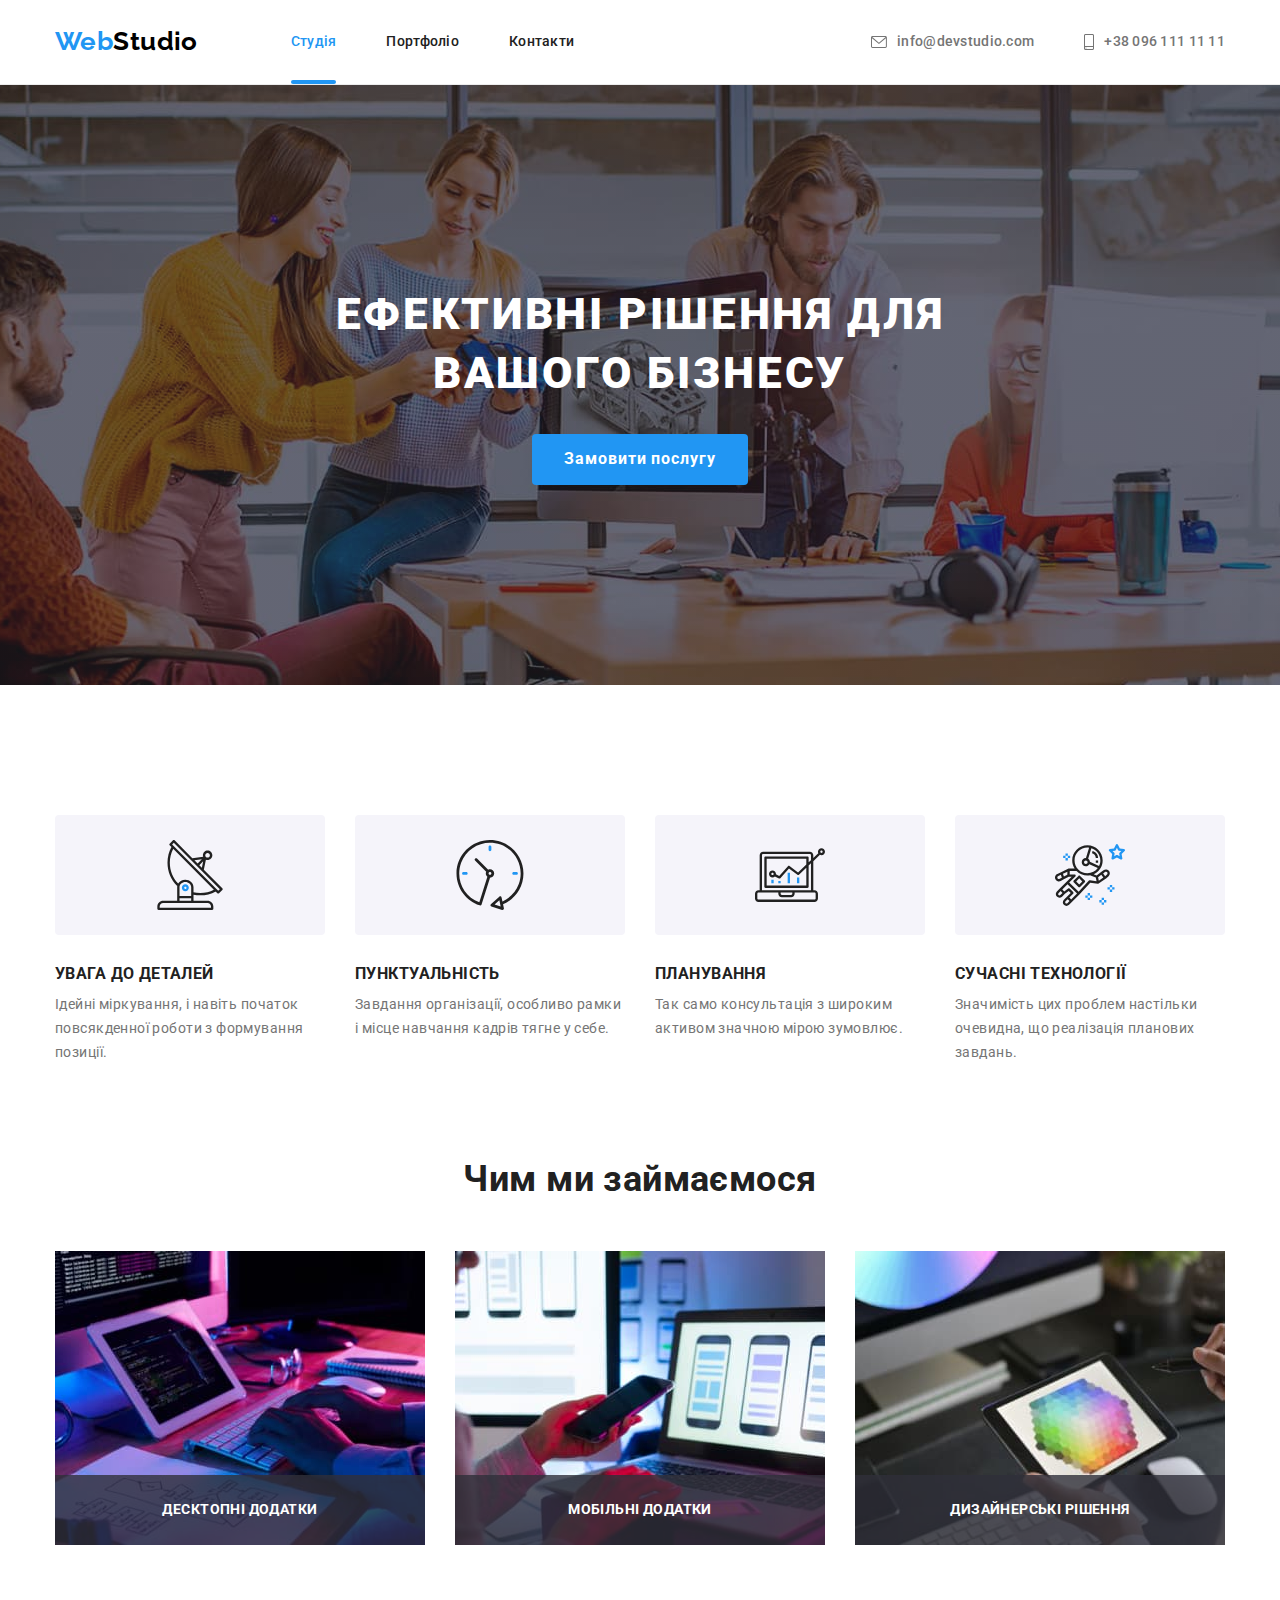
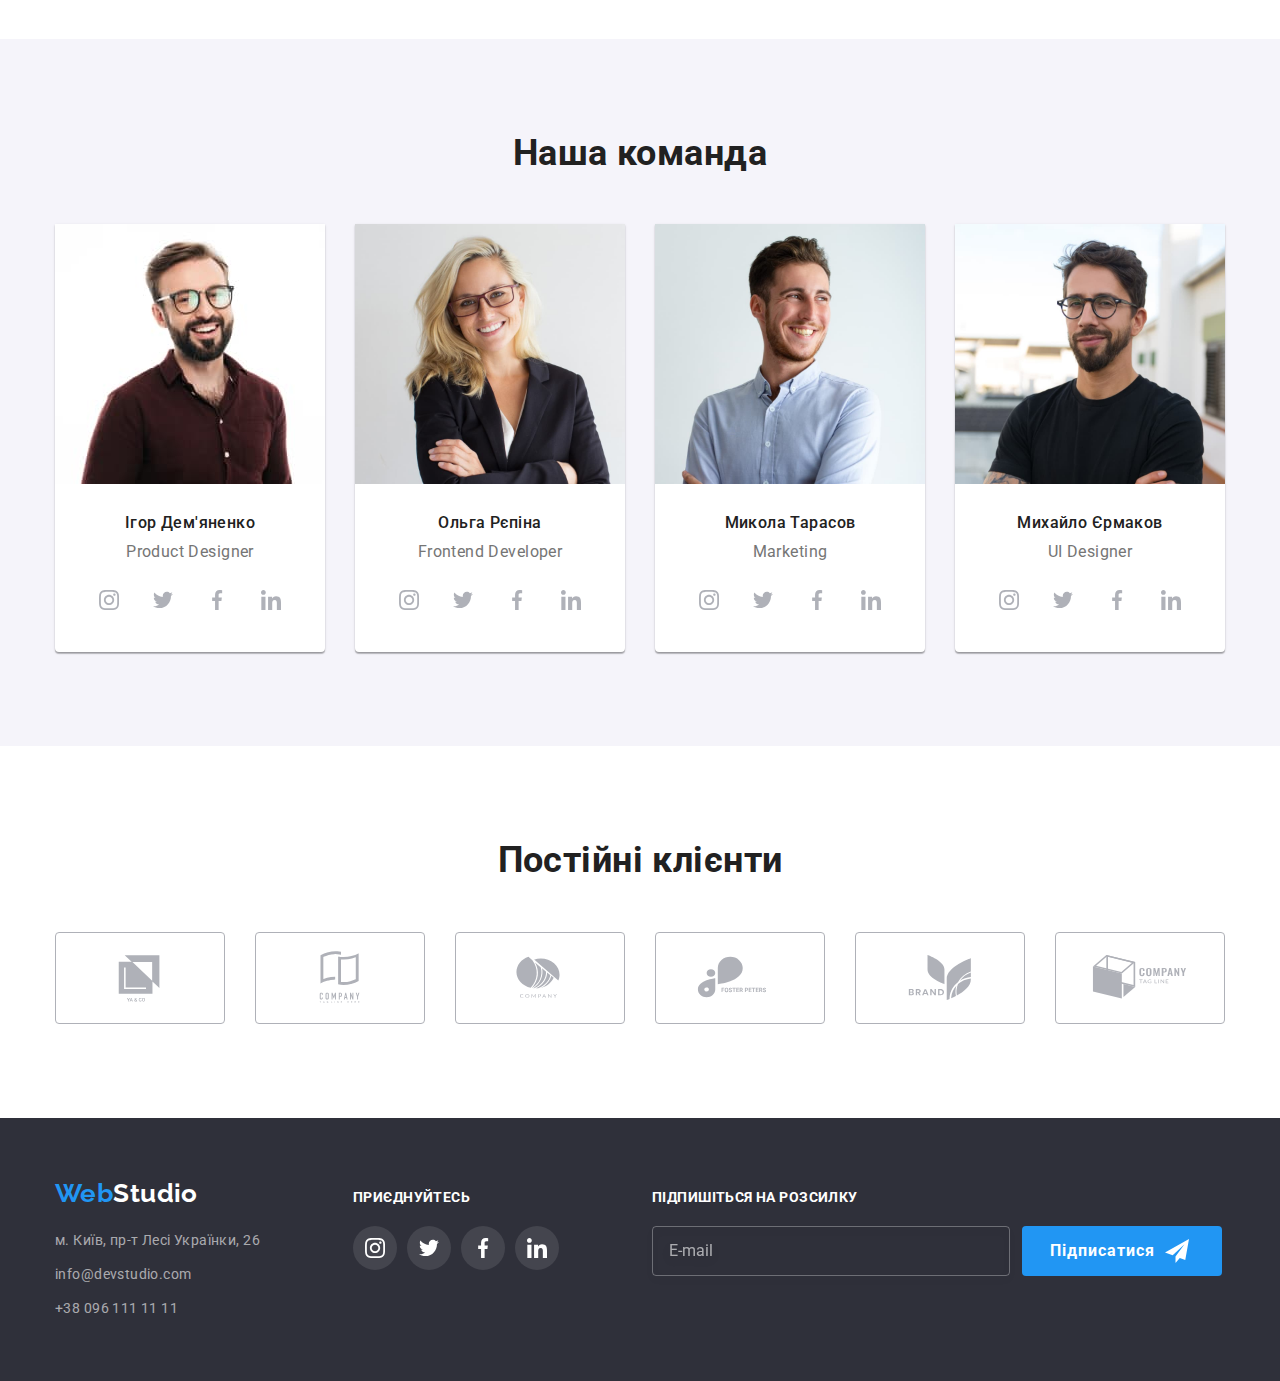
<file: index.html>
<!DOCTYPE html>
<html lang="uk">
<head>
    <meta charset="UTF-8">
    <meta http-equiv="X-UA-Compatible" content="IE=edge">
    <meta name="viewport" content="width=device-width, initial-scale=1.0">
    <title>Студія</title>
    <link rel="preconnect" href="https://fonts.googleapis.com">
    <link rel="preconnect" href="https://fonts.gstatic.com" crossorigin>
    <link href="https://fonts.googleapis.com/css2?family=Raleway:wght@700&family=Roboto:wght@400;500;700;900&display=swap"
        rel="stylesheet">
    <link rel="stylesheet" href="https://cdnjs.cloudflare.com/ajax/libs/modern-normalize/1.1.0/modern-normalize.min.css">
    <link rel="stylesheet" href="./css/styles.css">
</head>
<body>
    <header class="page-header border">
        <div class="container header-flex">
        <nav class="page-menu header-flex">
        <a class="logo link" href="./index.html" lang="en">Web<span class="logo-sp-head">Studio</span></a>
        <ul class="nav-list list">
            <li class="nav-item">
                <a class="nav-link active-page link" href="./index.html">Студія</a>
            </li>
            <li class="nav-item">
                <a class="nav-link link" href="./portfolio.html">Портфоліо</a>
            </li>
            <li class="nav-item">
                <a class="nav-link link" href="">Контакти</a>
            </li>
        </ul>
        </nav>
        <ul class="contact-list list">
            <li class="contact-item">
                <a class="contact-link link" href="mailto:info@devstudio.com">
                <svg  class="icon-contact" width="16" height="12">
                    <use href="./images/symbol-defs.svg#icon-envelope"></use>
                </svg>
                info@devstudio.com</a>
            </li>
            <li class="contact-item">
                <a class="contact-link link" href="tel:+380961111111">
                <svg class="icon-contact" width="10" height="16">
                    <use href="./images/symbol-defs.svg#icon-smartphone"></use>
                </svg>    
                +38 096 111 11 11</a>
            </li>
        </ul>
        </div>
    </header>
    <main class="page-main">
        <section class="hero-section section">
            <div class="banner">   
            <div class="container">
            <h1 class="hero-titel">Ефективні рішення для вашого бізнесу</h1>
            <button class="main-button" type="button" data-modal-open>Замовити послугу
            </button>
            </div>
            </div>
        </section>
        <section class="benefits-section section">
            <div class="container">
             <h2 class="benefits-titel">Наші переваги</h2>
             <ul class="benefits-list list">
                <li class="benefits-item details-item">
                    <div class="benefits-icon">
                        <svg  width="70" height="70" >
                            <use href="./images/symbol-defs.svg#icon-antenna"></use>
                        </svg>
                    </div>
                    <h3 class="benefits-points">Увага до деталей</h3>
                    <p class="benefits-text">Ідейні міркування, і навіть початок повсякденної роботи з формування позиції.</p>            
                </li>                         
                <li class="benefits-item punctuality-item">
                    <div class="benefits-icon">
                        <svg  width="70" height="70">
                            <use href="./images/symbol-defs.svg#icon-clock"></use>
                        </svg>
                    </div>
                    <h3 class="benefits-points">Пунктуальність</h3>
                    <p class="benefits-text">Завдання організації, особливо рамки і місце навчання кадрів тягне у себе.</p>
                </li>                   
                <li class="benefits-item planning-item">
                    <div class="benefits-icon">
                        <svg width="70" height="70">
                            <use href="./images/symbol-defs.svg#icon-pc"></use>
                        </svg>
                    </div>
                    <h3 class="benefits-points">Планування</h3>
                    <p class="benefits-text">Так само консультація з широким активом значною мірою зумовлює.</p>
                </li>                     
                <li class="benefits-item technology-item">
                    <div class="benefits-icon">
                        <svg width="70" height="70">
                            <use href="./images/symbol-defs.svg#icon-astronaut"></use>
                        </svg>
                    </div>
                    <h3 class="benefits-points">Сучасні технології</h3>
                    <p class="benefits-text">Значимість цих проблем настільки очевидна, що реалізація планових завдань.</p>
                </li>         
             </ul>
            </div>
        </section>
        <section class="works-section section">
            <div class="container">
            <h2 class="works-titel">Чим ми займаємося</h2>
            <ul class="works-list list">
             <li class="works-item">
                <img class="works-img" 
                src="./images/img1.jpg" 
                alt="Приклад роботи" 
                width="370" 
                height="294">
                <p class="works-text">Десктопні додатки</p>
             </li>
            <li class="works-item">
                <img class="works-img"
                src="./images/img2.jpg" 
                alt="Приклад роботи" 
                width="370" 
                height="294">
                <p class="works-text">Мобільні додатки</p>
            </li>
             <li class="works-item">
                <img class="works-img"
                src="./images/img3.jpg" 
                alt="Приклад роботи" 
                width="370" 
                height="294">
                <p class="works-text">Дизайнерські рішення</p>
             </li>
            </ul>
            </div>
        </section>
        <section class="teams-section section">
            <div class="container">
            <h2 class="teams-titel">Наша команда</h2>
            <ul class="teams-list list">
                <li class="teams-item">
                    <img class="teams-img"
                    src="./images/team-1.jpg" 
                    alt="team-1" 
                    width="270" 
                    height="260">
                    <h3 class="teams-name">Ігор Дем'яненко</h3>
                    <p class="teams-position-text" lang="en">Product Designer</p>
                    <ul class="social-list list">
                        <li class="social-item">
                            <a class="social-link" 
                            href="https://www.instagram.com/">
                            <svg class="instagram" width="20" height="20">
                                <use href="./images/symbol-defs.svg#icon-instagram"></use>
                            </svg>
                        </a>
                        </li>
                        <li class="social-item">
                            <a class="social-link" 
                            href="https://twitter.com/">
                            <svg class="twitter" width="20" height="20">
                                <use href="./images/symbol-defs.svg#icon-twitter"></use>
                            </svg>
                        </a>
                        </li>
                        <li class="social-item">
                            <a class="social-link"
                             href="https://www.facebook.com/">
                             <svg class="facebook" width="20" height="20">
                                <use href="./images/symbol-defs.svg#icon-facebook"></use>
                             </svg>
                            </a>
                        </li>
                        <li class="social-item">
                            <a class="social-link"
                             href="https://www.linkedin.com/">
                             <svg class="linkedin" width="20" height="20">
                                <use href="./images/symbol-defs.svg#icon-linkedin"></use>
                             </svg>
                            </a>
                        </li>
                    </ul>
                </li>    
                <li class="teams-item">
                    <img  class="teams-img"
                    src="./images/team-2.jpg" 
                    alt="team-2" 
                    width="270" 
                    height="260">
                    <h3 class="teams-name">Ольга Рєпіна</h3>
                    <p class="teams-position-text" lang="en">Frontend Developer</p>
                    <ul class="social-list list">
                        <li class="social-item instagram-link">
                            <a class="social-link" href="https://www.instagram.com/">
                                <svg class="instagram" width="20" height="20">
                                    <use href="./images/symbol-defs.svg#icon-instagram"></use>
                                </svg>
                            </a>
                        </li>
                        <li class="social-item">
                            <a class="social-link" href="https://twitter.com/">
                                <svg class="twitter" width="20" height="20">
                                    <use href="./images/symbol-defs.svg#icon-twitter"></use>
                                </svg>
                            </a>
                        </li>
                        <li class="social-item">
                            <a class="social-link" href="https://www.facebook.com/">
                                <svg class="facebook" width="20" height="20">
                                    <use href="./images/symbol-defs.svg#icon-facebook"></use>
                                </svg>
                            </a>
                        </li>
                        <li class="social-item">
                            <a class="social-link" href="https://www.linkedin.com/">
                                <svg class="linkedin" width="20" height="20">
                                    <use href="./images/symbol-defs.svg#icon-linkedin"></use>
                                </svg>
                            </a>
                        </li>
                    </ul>
                </li>
                <li class="teams-item">
                    <img class="teams-img"
                    src="./images/team-3.jpg" 
                    alt="team-3" 
                    width="270" 
                    height="260">
                    <h3 class="teams-name">Микола Тарасов</h3>
                    <p class="teams-position-text" lang="en">Marketing</p>
                    <ul class="social-list list">
                        <li class="social-item instagram-link">
                            <a class="social-link" href="https://www.instagram.com/">
                                <svg class="instagram" width="20" height="20">
                                    <use href="./images/symbol-defs.svg#icon-instagram"></use>
                                </svg>
                            </a>
                        </li>
                        <li class="social-item">
                            <a class="social-link" href="https://twitter.com/">
                                <svg class="twitter" width="20" height="20">
                                    <use href="./images/symbol-defs.svg#icon-twitter"></use>
                                </svg>
                            </a>
                        </li>
                        <li class="social-item">
                            <a class="social-link" href="https://www.facebook.com/">
                                <svg class="facebook" width="20" height="20">
                                    <use href="./images/symbol-defs.svg#icon-facebook"></use>
                                </svg>
                            </a>
                        </li>
                        <li class="social-item">
                            <a class="social-link" href="https://www.linkedin.com/">
                                <svg class="linkedin" width="20" height="20">
                                    <use href="./images/symbol-defs.svg#icon-linkedin"></use>
                                </svg>
                            </a>
                        </li>
                    </ul>
                </li>
                <li class="teams-item">
                    <img class="teams-img"
                    src="./images/team-4.jpg" 
                    alt="team-4" 
                    width="270" 
                    height="260">
                    <h3 class="teams-name">Михайло Єрмаков</h3>
                    <p class="teams-position-text" lang="en">UI Designer</p>
                    <ul class="social-list list">
                        <li class="social-item instagram-link">
                            <a class="social-link" href="https://www.instagram.com/">
                                <svg class="instagram" width="20" height="20">
                                    <use href="./images/symbol-defs.svg#icon-instagram"></use>
                                </svg>
                            </a>
                        </li>
                        <li class="social-item">
                            <a class="social-link" href="https://twitter.com/">
                                <svg class="twitter" width="20" height="20">
                                    <use href="./images/symbol-defs.svg#icon-twitter"></use>
                                </svg>
                            </a>
                        </li>
                        <li class="social-item">
                            <a class="social-link" href="https://www.facebook.com/">
                                <svg class="facebook" width="20" height="20">
                                    <use href="./images/symbol-defs.svg#icon-facebook"></use>
                                </svg>
                            </a>
                        </li>
                        <li class="social-item">
                            <a class="social-link" href="https://www.linkedin.com/">
                                <svg class="linkedin" width="20" height="20">
                                    <use href="./images/symbol-defs.svg#icon-linkedin"></use>
                                </svg>
                            </a>
                        </li>
                    </ul>
                </li>
            </ul>
            </div>
        </section>
        <section class="client-section section">
            <div class="container">
            <h2 class="client-titel">Постійні клієнти</h2>
            <ul class="client-list list">
                <li class="client-item">
                  <a class="client-link" href="" >
                    <svg class="client-icon" width="106" height="60">
                        <use href="./images/symbol-defs.svg#icon-Logo-1"></use>
                    </svg>
                  </a>
                </li>
                <li class="client-item">
                <a class="client-link" href="">
                    <svg class="client-icon" width="106" height="60">
                        <use href="./images/symbol-defs.svg#icon-Logo-2"></use>
                    </svg>
                </a>
                </li>
                <li class="client-item">
                <a class="client-link" href="">    
                   <svg class="client-icon" width="106" height="60">
                       <use href="./images/symbol-defs.svg#icon-Logo-3"></use>
                   </svg>
                </a>   
                </li>
                <li class="client-item">
                <a class="client-link" href="">
                    <svg class="client-icon" width="106" height="60">
                        <use href="./images/symbol-defs.svg#icon-Logo-4"></use>
                    </svg>
                </a>
                </li>
                <li class="client-item">
                <a class="client-link" href="">
                    <svg class="client-icon" width="106" height="60">
                        <use href="./images/symbol-defs.svg#icon-Logo-5"></use>
                    </svg>
                </a>
                </li>
                <li class="client-item">
                <a class="client-link" href="">
                    <svg class="client-icon" width="106" height="60">
                        <use href="./images/symbol-defs.svg#icon-Logo-6"></use>
                    </svg>
                </a>
                </li>
            </ul>
            </div>
        </section>
    </main>
    <footer class="page-footer">
<div class="container footer-flex">
    <div>
        <a class="footer-logo  link" 
        href="./index.html" 
        lang="en">Web<span class="footer-sp-logo">Studio</span>
        </a>
        <address class="footer-address">
            <ul class="address-list  list">
                <li class="address-item">
                    <a class="address-map link" href="https://goo.gl/maps/5BHayNTcwrDHLYgi8">м. Київ, пр-т Лесі Українки, 26</a>
                </li>
                <li class="address-item">
                    <a class="address-link link" href="mailto:info@devstudio.com">info@devstudio.com</a>
                </li>
                <li class="address-item">
                    <a class="address-link link" href="tel:+380961111111">+38 096 111 11 11</a>
                </li>
            </ul>
        </address>
    </div>
        <div class="footer-block">
            <p class="join-in">приєднуйтесь</p>
            <ul class="footer-social list">
                <li>
                    <a class="footer-link link" href="https://www.instagram.com/">
                        <svg width="20" height="20">
                            <use href="./images/symbol-defs.svg#icon-instagram"></use>
                        </svg>
                    </a>
                </li>
                <li>
                    <a class="footer-link link" href="https://twitter.com/">
                        <svg width="20" height="20">
                            <use href="./images/symbol-defs.svg#icon-twitter"></use>
                        </svg>
                    </a>
                </li>
                <li>
                    <a class="footer-link link" href="https://www.facebook.com/">
                        <svg width="20" height="20">
                            <use href="./images/symbol-defs.svg#icon-facebook"></use>
                        </svg>
                    </a>
                </li>
                <li>
                    <a class="footer-link link" href="https://www.linkedin.com/">
                        <svg width="20" height="20">
                            <use href="./images/symbol-defs.svg#icon-linkedin"></use>
                        </svg>
                    </a>
                </li>
            </ul>
        </div>
        <div class="footer-form">
            <form>
                <label class="label-footer" for="mail">Підпишіться на розсилку</label>
                <div class="subscribe-block">
                <input class="footer-inp"  
                type="email" 
                name="email" 
                placeholder="E-mail"
                id="mail"></input>
                <button class="subscribe-btn" >Підписатися
                    <svg class="subscribe-icon" width="24" height="24">
                        <use href="./images/symbol-defs.svg#icon-send"></use>
                    </svg>
                </button>
                </div>
            </form>
        </div>
    </div>
    </footer>
    <div class="backdrop is-hidden" data-modal>
        <div class="modal">
            <button class="modal-btn" data-modal-close>
                <svg class="modal-icon" width="18" height="18">
                    <use href="./images/symbol-defs.svg#icon-close-black-x"></use>
                </svg>
            </button>
            <p class="modal-text">Залиште свої дані, ми вам передзвонимо</p>
            <form class="form">
                <div class="form-field">
                <label class="label" for="text">Ім'я</label>
                <input type="text" 
                class="inp"
                name="text"  
                id="text">
                <svg class="icon-inp" width="18" height="18">
                    <use href="./images/symbol-defs.svg#icon-person-black"></use>
                </svg>
                </div>
                <div class="form-field">
                <label class="label" for="tel">Телефон</label>
                <input type="tel"
                class="inp" 
                name="tel"  
                id="tel">
                <svg class="icon-inp" width="18" height="18">
                    <use href="./images/symbol-defs.svg#icon-phone-black"></use>
                </svg>
                </div>
                <div class="form-field">
                <label class="label" for="email">Пошта</label>
                <input type="email" 
                class="inp"
                name="email"  
                id="email">
                <svg class="icon-inp" width="18" height="18">
                    <use href="./images/symbol-defs.svg#icon-email-black"></use>
                </svg>
                </div>
                <div class="form-textarea">
                <label class="label"
                for="comment">Коментар</label>             
                <textarea class="textarea"
                placeholder="Введіть текст" id="comment"></textarea>
                </div>
                <div class="checkbox-form">
                <label class="label-checkbkox">
                <input class="checkbox" 
                type="checkbox" 
                name="treaty" >
                <svg class="icon-checkbox" width="16" height="15">
                    <use href="./images/symbol-defs.svg#check-mark"></use>
                </svg>
                Погоджуюся з розсилкою та приймаю</label>
                <a class="link-treatry" href="">Умови договору</a>
                </div>
                <button class="modal-sbm" type="submit">Відправити</button>
            </form>
        </div>
    </div>
    <script src="./js/modal.js"></script>
</body>
</html>
</file>
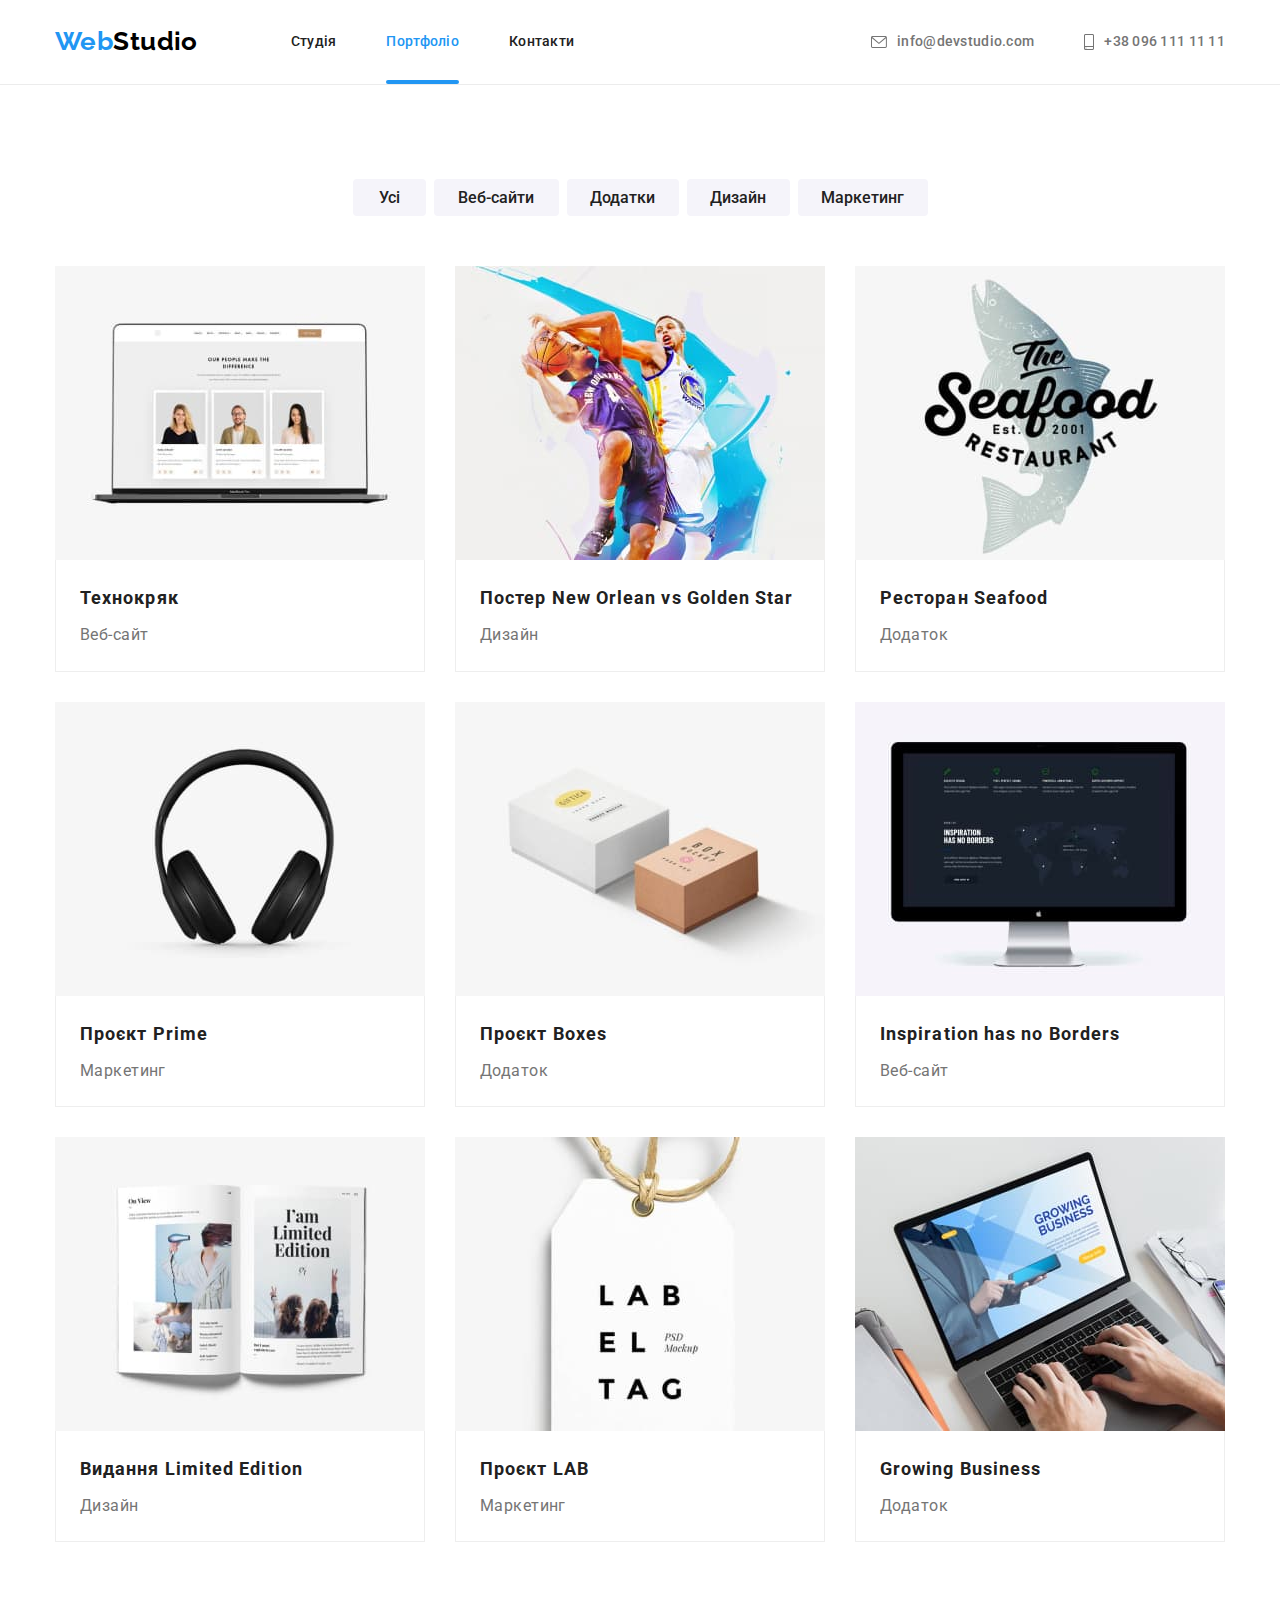
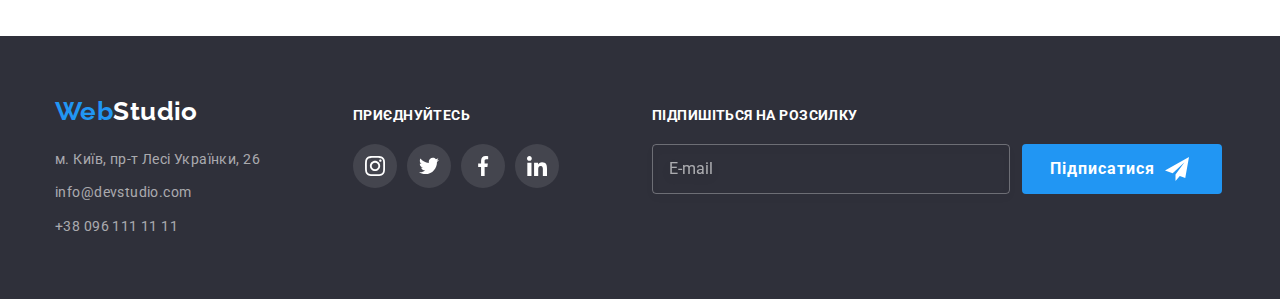
<file: portfolio.html>
<!DOCTYPE html>
<html lang="uk">
<head>
    <meta charset="UTF-8">
    <meta http-equiv="X-UA-Compatible" content="IE=edge">
    <meta name="viewport" content="width=device-width, initial-scale=1.0">
    <title>Портфоліо</title>
    <link rel="preconnect" href="https://fonts.googleapis.com">
    <link rel="preconnect" href="https://fonts.gstatic.com" crossorigin>
    <link href="https://fonts.googleapis.com/css2?family=Raleway:wght@700&family=Roboto:wght@400;500;700;900&display=swap"
        rel="stylesheet">
    <link rel="stylesheet" href="https://cdnjs.cloudflare.com/ajax/libs/modern-normalize/1.1.0/modern-normalize.min.css">
    <link rel="stylesheet" href="./css/styles.css">
</head>
<body>
    <header class="page-header border">
        <div class="container header-flex">
        <nav class="pag-nav header-flex">
            <a class="logo link" href="./index.html" lang="en">Web<span class="logo-sp-head">Studio</span></a>
            <ul class="nav-list list">
                <li class="nav-item">
                    <a class="nav-link link" href="./index.html">Студія</a>
                </li>
                <li class="nav-item">
                    <a class="nav-link active-page link" href="">Портфоліо</a>
                </li>
                <li class="nav-item">
                    <a class="nav-link link" href="">Контакти</a>
                </li>
            </ul>
        </nav>
        <ul class="contact-list list">
            <li class="contact-item">
                <li class="contact-item">
                    <a class="contact-link link" href="mailto:info@devstudio.com">
                    <svg class="icon-contact" width="16" height="12">
                        <use href="./images/symbol-defs.svg#icon-envelope"></use>
                    </svg>
                    info@devstudio.com</a>
            </li>
            <li class="contact-item">
                <a class="contact-link link" href="tel:+380961111111">
                <svg class="icon-contact" width="10" height="16">
                    <use href="./images/symbol-defs.svg#icon-smartphone"></use>
                </svg>
                +38 096 111 11 11</a>
            </li>
        </ul>
        </div>
    </header>
    <main class="page-main">
        <section class="section-portfolio section">
            <div class="container">
            <h1 class="main-titel">Портфоліо</h1>
            <ul class="section-list list">
                <li class="section-item">
                    <button 
                    class="section-btn btn-all" 
                    type="button">Усі</button>
                </li>
                <li class="section-item">
                    <button 
                    class="section-btn btn-site" 
                    type="button">Веб-сайти</button>
                </li>
                <li class="section-item">
                    <button 
                    class="section-btn btn-apps" 
                    type="button">Додатки</button>
                </li>
                <li class="section-item">
                    <button 
                    class="section-btn btn-design" 
                    type="button">Дизайн</button>
                </li>
                <li class="section-item">
                    <button 
                    class="section-btn btn-marketing" 
                    type="button">Маркетинг</button>
                </li>                
            </ul>
            <ul class="section-list-img  list">
                <li class="section-item-img">
                    <a class="img-link link" href="">
                <div class="container-box">
                    <img class="section-img" 
                    src="./images/portfolio-img-1.jpg" alt="portfolio-img-1" 
                         width="370"
                         height="294">
                    <div class="overlay-text">
                    <p class="container-text">Ресурс пропонує комплексні пропозиції з різним рівнем функціоналу та сервісів. 
                        Все це дозволить відвідувачу отримати
                    вичерпні відомості про компанію чи приватну особу
                    </p>
                    </div>
                </div>
                    <div class="border-portfolio">
                    <h2 class="portfolio-titel">Технокряк</h2>
                    <p class="section-text">Веб-сайт</p>
                    </div>
                    </a>
                </li>
                <li class="section-item-img">
                    <a class="img-link link" href="">
                <div class="container-box">
                    <img class="section-img" 
                    src="./images/portfolio-img-2.jpg" alt="portfolio-img-2" 
                         width="370"
                         height="294">
                        <div class="overlay-text">
                        <p class="container-text">Ресурс пропонує комплексні пропозиції з різним рівнем функціоналу та сервісів.
                                Все це дозволить відвідувачу отримати
                                вичерпні відомості про компанію чи приватну особу
                        </p>
                        </div>
                </div>
                    <div class="border-portfolio">
                    <h2 class="portfolio-titel">Постер <span lang="en">New Orlean vs Golden Star</span></h2>
                    <p class="section-text">Дизайн</p>
                    </div>
                    </a>
                </li>                   
                <li class="section-item-img">
                    <a class="img-link link" href="">
                <div class="container-box">
                    <img class="section-img" 
                    src="./images/portfolio-img-3.jpg" alt="portfolio-img-3" 
                         width="370"
                         height="294">
                        <div class="overlay-text">
                            <p class="container-text">Ресурс пропонує комплексні пропозиції з різним рівнем функціоналу та сервісів.
                                Все це дозволить відвідувачу отримати
                                вичерпні відомості про компанію чи приватну особу
                            </p>
                        </div>
                </div>         
                    <div class="border-portfolio">
                    <h2 class="portfolio-titel">Ресторан <span lang="en">Seafood</span></h2>
                    <p class="section-text">Додаток</p>
                    </div>
                    </a>
                </li>
                <li class="section-item-img">
                    <a class="img-link link" href="">
                <div class="container-box">
                    <img class="section-img" 
                    src="./images/portfolio-img-4.jpg" alt="portfolio-img-4" width="370"
                        height="294">
                    <div class="overlay-text">
                        <p class="container-text">Ресурс пропонує комплексні пропозиції з різним рівнем функціоналу та сервісів.
                            Все це дозволить відвідувачу отримати
                            вичерпні відомості про компанію чи приватну особу
                        </p>
                    </div>
                </div>        
                    <div class="border-portfolio">
                    <h2 class="portfolio-titel">Проєкт <span lang="en">Prime</span></h2>
                    <p class="section-text">Маркетинг</p>
                    </div>
                    </a>
                </li>
                <li class="section-item-img">
                    <a class="img-link link" href="">
                <div class="container-box">
                    <img class="section-img" 
                    src="./images/portfolio-img-5.jpg" alt="portfolio-img-5" width="370"
                        height="294">
                    <div class="overlay-text">
                        <p class="container-text">Ресурс пропонує комплексні пропозиції з різним рівнем функціоналу та сервісів.
                            Все це дозволить відвідувачу отримати
                            вичерпні відомості про компанію чи приватну особу
                        </p>
                    </div>
                </div>        
                    <div class="border-portfolio">
                    <h2 class="portfolio-titel">Проєкт <span>Boxes</span></h2>
                    <p class="section-text">Додаток</p>
                    </div>
                    </a>
                </li>
                <li class="section-item-img">
                    <a class="img-link link" href="">
                <div class="container-box">
                    <img class="section-img" 
                    src="./images/portfolio-img-6.jpg" alt="portfolio-img-6" width="370"
                        height="294">
                    <div class="overlay-text">
                        <p class="container-text">Ресурс пропонує комплексні пропозиції з різним рівнем функціоналу та сервісів.
                            Все це дозволить відвідувачу отримати
                            вичерпні відомості про компанію чи приватну особу
                        </p>
                    </div>
                </div>        
                    <div class="border-portfolio">
                    <h2 class="portfolio-titel" lang="en">Inspiration has no Borders</h2>
                    <p class="section-text">Веб-сайт</p>
                    </div>
                    </a>
                </li>
                <li class="section-item-img">
                    <a class="img-link link" href="">
                <div class="container-box">        
                    <img class="section-img" 
                    src="./images/portfolio-img-7.jpg" alt="portfolio-img-7" width="370"
                        height="294">
                    <div class="overlay-text">
                        <p class="container-text">Ресурс пропонує комплексні пропозиції з різним рівнем функціоналу та сервісів.
                            Все це дозволить відвідувачу отримати
                            вичерпні відомості про компанію чи приватну особу
                        </p>
                    </div>
                </div>    
                    <div class="border-portfolio">
                    <h2 class="portfolio-titel">Видання <span lang="en">Limited Edition</span></h2>
                    <p class="section-text">Дизайн</p>
                    </div>
                    </a>
                </li>
                <li class="section-item-img">
                    <a class="img-link link" href="">
                <div class="container-box">
                    <img class="section-img" 
                    src="./images/portfolio-img-8.jpg" alt="portfolio-img-8" width="370"
                        height="294">
                    <div class="overlay-text">
                        <p class="container-text">Ресурс пропонує комплексні пропозиції з різним рівнем функціоналу та сервісів.
                            Все це дозволить відвідувачу отримати
                            вичерпні відомості про компанію чи приватну особу
                        </p>
                    </div>    
                </div>        
                    <div class="border-portfolio">
                    <h2 class="portfolio-titel">Проєкт <span lang="en">LAB</span></h2>
                    <p class="section-text">Маркетинг</p>
                    </div>
                    </a>
                </li>
                <li class="section-item-img">
                    <a class="img-link link" href="">
                <div class="container-box">        
                    <img class="section-img" 
                    src="./images/portfolio-img-9.jpg" alt="portfolio-img-9" width="370"
                        height="294">
                    <div class="overlay-text">
                        <p class="container-text">Ресурс пропонує комплексні пропозиції з різним рівнем функціоналу та сервісів.
                            Все це дозволить відвідувачу отримати
                            вичерпні відомості про компанію чи приватну особу
                        </p>
                    </div>
                </div>        
                    <div class="border-portfolio">
                    <h2 class="portfolio-titel" lang="en">Growing Business</h2>
                    <p class="section-text">Додаток</p>
                    </div>
                    </a>
                </li>
            </ul>
            </div>
        </section>              
    </main>
    <footer class="page-footer">

    <div class="container footer-flex">
          <div>
        <a class="footer-logo link" 
        href="./index.html" lang="en">Web<span class="footer-sp-logo">Studio</span>
        </a>
        <address class="address">
            <ul class="address-list list">
                <li class="address-item">
                    <a class="address-map link" href="https://goo.gl/maps/5BHayNTcwrDHLYgi8">м. Київ, пр-т Лесі Українки, 26</a>
                </li>
                <li class="address-item">
                    <a class="address-link link" href="mailto:info@devstudio.com">info@devstudio.com</a>
                </li>
                <li class="address-item">
                    <a class="address-link link" href="tel:+380961111111">+38 096 111 11 11</a>
                </li>
            </ul>  
        </address>
           </div>
        <div class="footer-block">
            <p class="join-in">приєднуйтесь</p>         
                <ul class="footer-social list">
                    <li>
                        <a class="footer-link link" href="https://www.instagram.com/">
                            <svg width="20" height="20">
                                <use href="./images/symbol-defs.svg#icon-instagram"></use>
                            </svg>
                        </a>
                    </li>
                    <li>
                        <a class="footer-link link" href="https://twitter.com/">
                            <svg width="20" height="20">
                                <use href="./images/symbol-defs.svg#icon-twitter"></use>
                            </svg>
                        </a>
                    </li>
                    <li>
                        <a class="footer-link link" href="https://www.facebook.com/">
                            <svg width="20" height="20">
                                <use href="./images/symbol-defs.svg#icon-facebook"></use>
                            </svg>
                        </a>
                    </li>
                    <li>
                        <a class="footer-link link" href="https://www.linkedin.com/">
                            <svg width="20" height="20">
                                <use href="./images/symbol-defs.svg#icon-linkedin"></use>
                            </svg>
                        </a>
                    </li>
                </ul>
        </div>
        <div class="footer-form">
            <form>
                <label class="label-footer" for="mail">Підпишіться на розсилку</label>
                <div class="subscribe-block">
                    <input class="footer-inp" type="email" name="email" placeholder="E-mail" id="mail"></input>
                    <button class="subscribe-btn">Підписатися
                        <svg class="subscribe-icon" width="24" height="24">
                            <use href="./images/symbol-defs.svg#icon-send"></use>
                        </svg>
                    </button>
                </div>
            </form>
        </div>
    </div>
    </footer>
</body>
</html>
</file>
<file: css/styles.css>
:root {
    --main-text-color:#757575;
    /* --contact-link-text-color: #757575; */
    --titel-link-color: #212121;
    --style-color: #2196F3;
    --logo-sp-head-color: #000000;
    --hero-titel-color:#FFFFFF;
    --main-btn-color:#FFFFFF;
    --footer-sp-logo-color: #FFFFFF;
    --address-map-color:#FFFFFF;
    --address-link-color: rgba(255, 255, 255, 0.6);
    --btn-hover-focus-color: #FFFFFF;
    --border-portfolio-color: #EEEEEE;
    --client-link-color: #AFB1B8;
/*--------------------------------------------------------*/
    --btn-hover-bg-color: #188CE8;
    --main-bg-color: #FFFFFF;
    --hero-section-bg-color: #2F303A;
    --benefits-bg-color: #F5F4FA;
    --teams-section-bg-color:#F5F4FA;
    --kit-btn-bg-color:#F5F4FA;
    --footer-bg-color: #2F303A;  
    --container-text-bg-color: rgba(33, 150, 243, 0.9);
}


body {
    font-family: 'Roboto', sans-serif;
    font-size: 14px;
    line-height: 1.71;
    color: var(--main-text-color);
    background-color: var(--main-bg-color);
    letter-spacing: 0.03em;
}
.link {
    text-decoration: none;
}
.list {
    list-style: none;
}
h1
,h2
,h3
,p{
    margin: 0;
}
ul {
    margin: 0;
    padding: 0;
}

.container {
    /* outline: 2px solid red; */
    width: 1200px;
    margin: 0 auto;
    padding-left: 15px;
    padding-right: 15px;
}
.section {
    padding-top: 94px;
    padding-bottom: 94px;
}

                                       /* Студія */
/* Header - Студія - Портфоліо */


.page-header {
    background-color: inherit;
}
.border {
    border-bottom: 1px solid #ECECEC;
}
.header-flex {
    display: flex;
    align-items: center;
}
.logo {
    display: inline-block;
    padding-top: 24px;
    padding-bottom: 24px;
    margin-right: 93px;
     
    font-family: 'Raleway',sans-serif;
    font-weight: 700;
    font-size: 26px;
    line-height: 1.2;
    color: var(--style-color);
}
.logo-sp-head {
   color: var(--logo-sp-head-color);
}
.nav-list {
    display: flex;
}
.nav-list >.nav-item:not(:last-child) {
    margin-right: 50px;
} 
.nav-link {
    transition: color 250ms cubic-bezier(0.4, 0, 0.2, 1);

    display: inline-block;
    padding-top: 32px;
    padding-bottom: 32px;

    font-weight: 500;
    font-size: 14px;
    line-height: 1.4;
    letter-spacing: 0.02em;
    color: var(--titel-link-color);
}

.active-page {
    color: var(--style-color);
    position: relative;
    
}

.active-page::after {
    content: "";
    position: absolute;
    display: block;
    bottom: 0;
    left: 0;

    width: 100%;
    height: 4px;
    
    background-color: var(--style-color);
    border-radius: 2px;
}
.active-page-port {
    color: var(--style-color);
}
.nav-link:hover,
.nav-link:focus {
    color: var(--style-color);
}
.contact-list {
    display: flex;
    margin-left: auto;
}
.contact-list >.contact-item:not(:last-child){
    margin-right: 50px;
}
.contact-link {
    transition: color 250ms cubic-bezier(0.4, 0, 0.2, 1),
    fill 250ms cubic-bezier(0.4, 0, 0.2, 1);

    display: flex;
    padding-top: 32px;
    padding-bottom: 32px;
    align-items: center;

    font-weight: 500;
    line-height: 1.14;
    letter-spacing: 0.02em;     
    color: inherit;
    fill: var(--main-text-color);
}
.icon-contact {
   margin-right: 10px;
}
.contact-link:hover,
.contact-link:focus {
    color: var(--style-color);
    fill:var(--style-color)
}


/* Main */
/* hero-section */
.hero-section.section {
    padding-top: 200px;
    padding-bottom: 200px;

    background-color: var(--hero-section-bg-color);
    text-align: center;
    max-width: 1600px;
    height: 600px;
    margin: 0 auto;
    background-image:
    linear-gradient(to right , rgba(47,48,58,0.4),rgba(47,48,58,0.4)),
    url("../images/hero.jpg");
    background-position: center;
    background-repeat: no-repeat;
    background-size: cover;
}
.hero-titel {
    width: 696px;
    margin: 0 auto;
    margin-bottom: 30px;

    font-weight: 900;
    font-size: 44px;
    line-height: 1.36;
    text-align: center;
    letter-spacing: 0.06em;
    text-transform: uppercase;
    color: var(--hero-titel-color);
}
.main-button {
    transition: background-color 250ms cubic-bezier(0.4, 0, 0.2, 1),
    box-shadow 250ms cubic-bezier(0.4, 0, 0.2, 1);

    display: inline-block;
    min-width: 216px;
    padding-top: 10px;
    padding-bottom: 10px;
    border: none;
    border-radius: 4px;

    font-family: inherit;
    background: var(--style-color);
    font-weight: 700;
    font-size: 16px;
    line-height: 1.9;     
    align-items: center;
    text-align: center;
    letter-spacing: 0.06em;
    color: var(--main-btn-color);
    cursor: pointer;
}
.main-button:hover,
.main-button:focus {
    background-color: var(--btn-hover-bg-color);
    box-shadow: 0px 4px 4px rgba(0, 0, 0, 0.15);
}
/* benefits-section */
.benefits-section{
    background-color: inherit;
}
.benefits-titel {
    visibility: hidden;
    
}
.benefits-list {
    display: flex;
    
}
.benefits-item:not(:last-child) {
    width: 270px;
    margin-right: 30px;
}

.benefits-icon {
    display: flex;
    align-items: center;
    justify-content: center;
    width: 270px;
    height: 120px;
    margin-bottom: 30px;
    
    border-radius: 4px;
    background-color: var(--benefits-bg-color); 
}

.benefits-points {
    margin-bottom: 10px;


    font-weight: 700;
    line-height: 1.14;
    text-transform: uppercase;    
    color: var(--titel-link-color);
}
.benefits-text {
    font-size: 14px;
}
/* works-section */
.works-section.section {
    padding-top: 0;
    background-color: inherit;
}
.works-list {
    display: flex;
    gap: 30px;
}


.works-titel {
    margin-bottom: 50px;

    font-weight: 700;
    font-size: 36px;
    line-height: 1.16;
    text-align: center;  
    color: var(--titel-link-color);
}
.works-item {
    position: relative;
}
.works-img {
    display: block;
}
.works-text {
    position: absolute;
    bottom: 0;
    width: 100%;
    
    padding-top: 27px;
    padding-bottom: 27px;
    
    font-weight: 700;
    line-height: 1.14;
    text-align: center;
    text-transform: uppercase;
    color: var(--address-map-color);
    background-color:rgba(47, 48, 58, 0.8);;
}
/* teams-section */
.teams-section.section {
    background-color: var(--teams-section-bg-color);
}
.teams-titel {
    margin-bottom: 50px; 

    font-weight: 700;
    font-size: 36px;
    line-height: 1.16;
    text-align: center;
    color: var(--titel-link-color);
}
.teams-list {
    display: flex;
    gap:30px;
}
.teams-item {
    background-color: var(--main-bg-color);
    box-shadow: 0px 1px 3px rgba(0, 0, 0, 0.12), 0px 1px 1px rgba(0, 0, 0, 0.14), 0px 2px 1px rgba(0, 0, 0, 0.2);
    border-radius: 0px 0px 4px 4px;
}
.teams-img {
    display: block;
    margin-bottom: 30px;
}

.teams-name {
    text-align: center;
    margin-bottom: 10px;
    
    font-weight: 500;
    font-size: 16px;
    line-height: 1.18;                 
    color: var(--titel-link-color);
}
.teams-position-text {
    margin-bottom: 16px;
        
    text-align: center;
    font-size: 16px;
    line-height: 1.18;   
    color: inherit;
}
.social-list {
    display: flex;
    margin-bottom: 30px;
    justify-content: center;
    
}
.social-list .social-item:not(:last-child){
    margin-right: 10px;
   
}
.social-link {
   transition: background-color 250ms cubic-bezier(0.4, 0, 0.2, 1),
   fill 250ms cubic-bezier(0.4, 0, 0.2, 1) ; 

   display: flex;
   align-items: center;
   justify-content: center;
   border-radius: 50%;
   width: 44px;
   height: 44px;
   
   fill:var(--client-link-color);
   background-color: var(--main-bg-color);
}
.social-link:hover,
.social-link:focus {
    background-color: var(--style-color);
    border: none;
    fill: var(--btn-hover-focus-color);
} 

/* client-section */
.client-section {
    text-align: center;
}

.client-titel {
    margin-bottom: 50px;

    color: var(--titel-link-color);
    font-weight: 700;
    font-size: 36px;
    line-height: 1.16;
}
.client-list {
    display: flex;
}

.client-link {
    transition: fill 250ms cubic-bezier(0.4, 0, 0.2, 1),
    border 250ms cubic-bezier(0.4,0,0.2,1);
   

    display: flex;
    align-items: center;
    justify-content: center;
    width: 170px;
    height: 92px;
    border: 1px solid var(--client-link-color);
    border-radius: 4px;

    fill: var(--client-link-color);
}

.client-list .client-item:not(:last-child) {
    margin-right: 30px;
}
.client-link:hover,
.client-link:focus {
    fill: var(--style-color);
    border: 1px solid  var(--style-color);
}
/* Footer - Студія - Портфоліо */
.page-footer {
    padding-top: 60px;
    padding-bottom: 60px;
    background-color: var(--footer-bg-color);
}
.main-titel {
    line-height: 0;
}
.address-item {
    font-style: normal;
}

.footer-logo {
    display: inline-block;
    margin-bottom: 20px;

    font-family: 'Raleway',sans-serif;        
    font-weight: 700;
    font-size: 26px;
    line-height: 1.2;           
    color: var(--style-color);
}
.footer-sp-logo{
    color: var(--footer-sp-logo-color);
}
.footer-flex {
    display: flex;
    align-items: baseline;
    
}
.address-item:not(:last-child) {
    margin-bottom: 10px;
}
.footer-address {
    display: flex;
}

.address-map {
    transition: color 250ms cubic-bezier(0.4, 0, 0.2, 1);

    font-size: 14px;         
    color: var(--address-link-color);
}
.address-map:hover,
.address-map:focus {
    color: var(--address-map-color);
}
.address-link {
    transition: color 250ms cubic-bezier(0.4,0,0.2,1);

    color: var(--address-link-color);
}
.address-link:hover,
.address-link:focus {
    color: var(--address-map-color);
}

.footer-block {
    margin-left: 93px;
}
.join-in {
    display: inline-block;
    margin-bottom: 20px;
   
    font-style: normal;
    text-transform: uppercase;
    color: var(--address-map-color);
    line-height: 1.14;
    font-weight: 700;
}
.footer-social {
    display: flex;  
}
.footer-social li:not(:last-child){
   margin-right: 10px;
}
.footer-link {
    transition: background-color 250ms cubic-bezier(0.4, 0, 0.2, 1);

    display: flex;
    justify-content: center;
    align-items: center;
    border-radius: 50%;
    width: 44px;
    height: 44px;
    

    fill: var(--address-map-color);
    background-color:rgba(255, 255, 255, 0.1);;
}
.footer-link:hover,
.footer-link:focus {
   background-color: var(--style-color);
}
.footer-form {
    margin-left: 93px;
}


.label-footer {
    margin-bottom: 20px;
    display: block;

    font-weight: 700;
    line-height: 1.14;
    text-transform: uppercase;
    color: var(--address-map-color);
}
.subscribe-block {
    display: flex;
}
.footer-inp {
    margin-right: 12px;
    padding-top: 15px;
    padding-bottom: 15px;
    padding-left: 16px;
    width: 358px;
    border: 1px solid rgba(255, 255, 255, 0.3);

    filter: drop-shadow(0px 4px 4px rgba(0, 0, 0, 0.15));
    border-radius: 4px;
    background-color: inherit;
}

.footer-inp::placeholder {
    font-size: 16px;
    line-height: 1.25;
    color: rgba(255, 255, 255, 0.6);
}
.subscribe-btn {
    display: flex;
    align-items: center;
    padding: 10px 28px;
    min-width: 200px;
    border:none;
    

    font-style: inherit;
    cursor: pointer;
    color: var(--address-map-color);
    font-weight: 700;
    font-size: 16px;
    line-height: 1.87;
    text-align: center;
    letter-spacing: 0.06em;
    background-color:var(--style-color);
    transition: box-shadow 250ms cubic-bezier(0.4, 0, 0.2, 1);
    border-radius: 4px;
}
.subscribe-icon {
    margin-left: 10px;
}
.subscribe-btn:hover,
.subscribe-btn:focus {
    box-shadow: 0px 4px 4px rgba(0, 0, 0, 0.15);
    
}

                                        /*backdrop*/
.backdrop {
    position: fixed;
    top: 0;
    left: 0;
    opacity: 1;
    transition: opacity 250ms cubic-bezier(0.4, 0, 0.2, 1);

    width: 100%;
    height: 100%;
   
    background-color: rgba(0, 0, 0, 0.2);
}
.backdrop.is-hidden {
    pointer-events: none;
    opacity: 0;
    visibility: hidden;
}
.backdrop.is-hidden .modal {
    transform: translate(-50%, -50%) scale(1.2);
}
.modal {
    
    position: absolute;
    top: 50%;
    left: 50%;
    transform: translate(-50%,-50%) scale(1);
    transition: transform 250ms cubic-bezier(0.4, 0, 0.2, 1) ;
    
    min-width: 528px;
    min-height: 581px;
    padding: 40px;
    border-radius: 4px;

    box-shadow: 0px 1px 3px rgba(0, 0, 0, 0.12),
    0px 1px 1px rgba(0, 0, 0, 0.14),
    0px 2px 1px rgba(0, 0, 0, 0.2);
    background: var(--main-btn-color);
}


.modal-btn {
    transition: fill 250ms cubic-bezier(0.4, 0, 0.2, 1);
    position: absolute;
    top: 8px;
    right: 8px;
    
    display: flex;
    align-items: center;
    justify-content: center;
    margin-left: auto;
    width: 30px;
    height: 30px;
    border-radius: 50%;
    border: 1px solid rgba(0, 0, 0, 0.1);
    
    cursor: pointer;
    background-color: var(--main-bg-color) ;
}
.modal-btn:hover,
.modal-btn:focus {
    fill: var(--style-color)
}
.form-field {
    position: relative;
    margin-bottom: 10px;
}
.icon-inp {
    position: absolute;
    left: 12px;
    bottom: 11px;
    transition: fill 250ms cubic-bezier(0.4, 0, 0.2, 1);
}

.modal-text {
    margin-bottom: 12px;

    font-weight: 700;
    font-size: 20px;
    line-height: 1.15;
    text-align: center;
    color: var(--titel-link-color);
}
.inp  {
    transition: border-color 250ms cubic-bezier(0.4, 0, 0.2, 1);

    width: 448px;
    padding-top: 11px;
    padding-bottom: 11px;
    padding-left: 42px;
    border-radius: 4px;
    border: 1px solid rgba(33, 33, 33, 0.2); 
}

.inp:hover ,
.inp:focus  {
   border-color: var(--style-color);
   outline: none;
}
.inp:hover + .icon-inp,
.inp:focus + .icon-inp {
    fill: var(--style-color)
} 

.label {
    display: block;
    margin-bottom: 4px;

    font-size: 12px;
    line-height: 1.16;
    letter-spacing: 0.01em;
}
.form-textarea {
    margin-bottom: 20px;
    height: 138px;
}
.textarea::placeholder {
    font-size: 12px;
    line-height: 1.16;
    letter-spacing: 0.01em;
    color: rgba(117, 117, 117, 0.5);
}


.textarea {
    transition: border-color 250ms cubic-bezier(0.4, 0, 0.2, 1);
    
    padding: 12px 16px;
    width: 448px;
    height: 120px;
    border: 1px solid rgba(33, 33, 33, 0.2);
    
    border-radius: 4px;
    resize: none;
}

.textarea:hover,
.textarea:focus  {
   outline: none;
   border-color: var(--style-color);
}
.checkbox-form {
    display: flex;
    margin-bottom: 30px;
    justify-content: center;
    align-items: center;
}
.label-checkbkox {
    display: flex;
    align-items: center;

    line-height: 1.71;
    color: var(--main-text-color);
}
.checkbox {
    position: absolute;
    width: 1px;
    height: 1px;
    margin: 0;
    padding: 0;
    clip: rect(0 0 0 0);
    overflow: hidden;
}
.icon-checkbox {
    margin-right: 7px;
    border: 2px solid black;
    border-radius: 4px;
    transition: background-color 250ms cubic-bezier(0.4, 0, 0.2, 1),
    border-color 250ms cubic-bezier(0.4, 0, 0.2 , 1);
    
}
.checkbox:checked + .icon-checkbox {
    background-color: var(--style-color);
    border-color: var(--style-color);
}

.link-treatry {
    display: inline-block;
    position: relative;
    margin-left: 5px;

    text-decoration: none;
    color: var(--style-color);
}
.link-treatry::after {
    content: "";
    display: block;
    position: absolute;
    width: 115px;
    top: 18px;
    right: 0;
    height: 0.5px;
    background-color: var(--style-color);
}

.modal-sbm {
    display: block;
    margin: 0 auto;
    transition: box-shadow 250ms cubic-bezier(0.4, 0, 0.2, 1),
    background-color 250ms cubic-bezier(0.4, 0, 0.2, 1);
    
    min-width: 200px;
    border: none;
    padding: 10px 52px;

    border-radius: 4px;
    cursor: pointer;
    font-style: inherit;
    font-weight: 700;
    font-size: 16px;
    line-height: 1.87;
    letter-spacing: 0.06em;
    color: var(--address-map-color);
    background-color: var(--style-color);
}
.modal-sbm:hover,
.modal-sbm:focus {
    box-shadow: 0px 4px 4px rgba(0, 0, 0, 0.15);
    background-color: var(--btn-hover-bg-color);
}
                                       /* Портфоліо */
/* Main */

.main-titel {
    visibility: hidden;
}
.section-btn {
    transition: color 250ms cubic-bezier(0.4, 0, 0.2, 1),
    background-color 250ms cubic-bezier(0.4, 0, 0.2, 1),
    box-shadow 250ms cubic-bezier(0.4, 0, 0.2, 1);

    font-family: inherit;
    font-weight: 500;
    font-size: 16px;
    line-height: 1.6;  
    text-align: center;    
    color: var(--titel-link-color);
    background-color: var(--kit-btn-bg-color);
    border: none;
    border-radius: 4px;
    cursor: pointer;
}
.section-list {
    display: flex;
    justify-content: center;
    margin-bottom: 50px;
}
.section-list >.section-item:not(:last-child){
    margin-right: 8px;
}
.btn-all {
    display: inline-block;
    min-width: 73px;
    padding-top: 6px;
    padding-bottom: 6px;
}
.btn-site {
    display: inline-block;
    min-width: 125px;
    padding-top: 6px;
    padding-bottom: 6px;
}
.btn-apps {
    display: inline-block;
    min-width: 112px;
    padding-top: 6px;
    padding-bottom: 6px;
}
.btn-design {
    display: inline-block;
    min-width: 103px;
    padding-top: 6px;
    padding-bottom: 6px;
}
.btn-marketing {
    display: inline-block;
    min-width: 130px;
    padding-top: 6px;
    padding-bottom: 6px;
}

.section-btn:hover,
.section-btn:focus {
    color: var(--btn-hover-focus-color);
    background-color:var(--style-color);
    box-shadow: 0px 3px 1px rgba(0, 0, 0, 0.1),
    0px 1px 2px rgba(0, 0, 0, 0.08),
    0px 2px 2px rgba(0, 0, 0, 0.12);
}

.section-list-img {
    display: flex;
    flex-wrap: wrap;
}
.section-item-img {
    width: 370px;
    margin-right: 30px;
    margin-bottom: 30px;
}
.container-box {
    position: relative;
    overflow: hidden;
}
.overlay-text {
    position: absolute;
    top:0;
    left: 0;
    transform: translateY(100%);
    transition: transform 250ms cubic-bezier(0.4,0,0.2,1);
    
    width: 100%;
    height: 100%;
    padding: 63px 24px;

    background-color: var(--container-text-bg-color);
    color: var(--address-map-color);
    font-size: 18px;
    line-height: 1.55;
}

.img-link {
    display: inline-block;
    transition: box-shadow 250ms cubic-bezier(0.4, 0, 0.2, 1);
 }
.img-link:hover .overlay-text,
.img-link:focus .overlay-text {
    transform: translateY(0);
} 


.img-link:hover, 
.img-link:focus {
    box-shadow: 0px 1px 1px rgba(0, 0, 0, 0.12),
    0px 4px 4px rgba(0, 0, 0, 0.06),
    1px 4px 6px rgba(0, 0, 0, 0.16);
}

.border-portfolio {
    padding-right: 24px;
    padding-left: 24px;
    padding-top: 20px;
    padding-bottom: 20px;
    border: 1px solid var(--border-portfolio-color);
    border-top: none; 
}
.section-item-img:nth-child(3n){
    margin-right: 0;
}
.section-item-img:nth-last-child(-n + 3){
    margin-bottom: 0;
}
.section-img {
    display: block;
          
}
.portfolio-titel {
    margin-bottom: 4px;
    
    
    
    font-weight: 700;
    font-size: 18px;
    line-height: 2;   
    letter-spacing: 0.06em;
    color: var(--titel-link-color);
}
.section-text {
    color: var(--main-text-color);
    font-size: 16px;
    line-height: 1.9;
}
/* Footer */
.address-link {
    font-style: normal;
}
</file>
